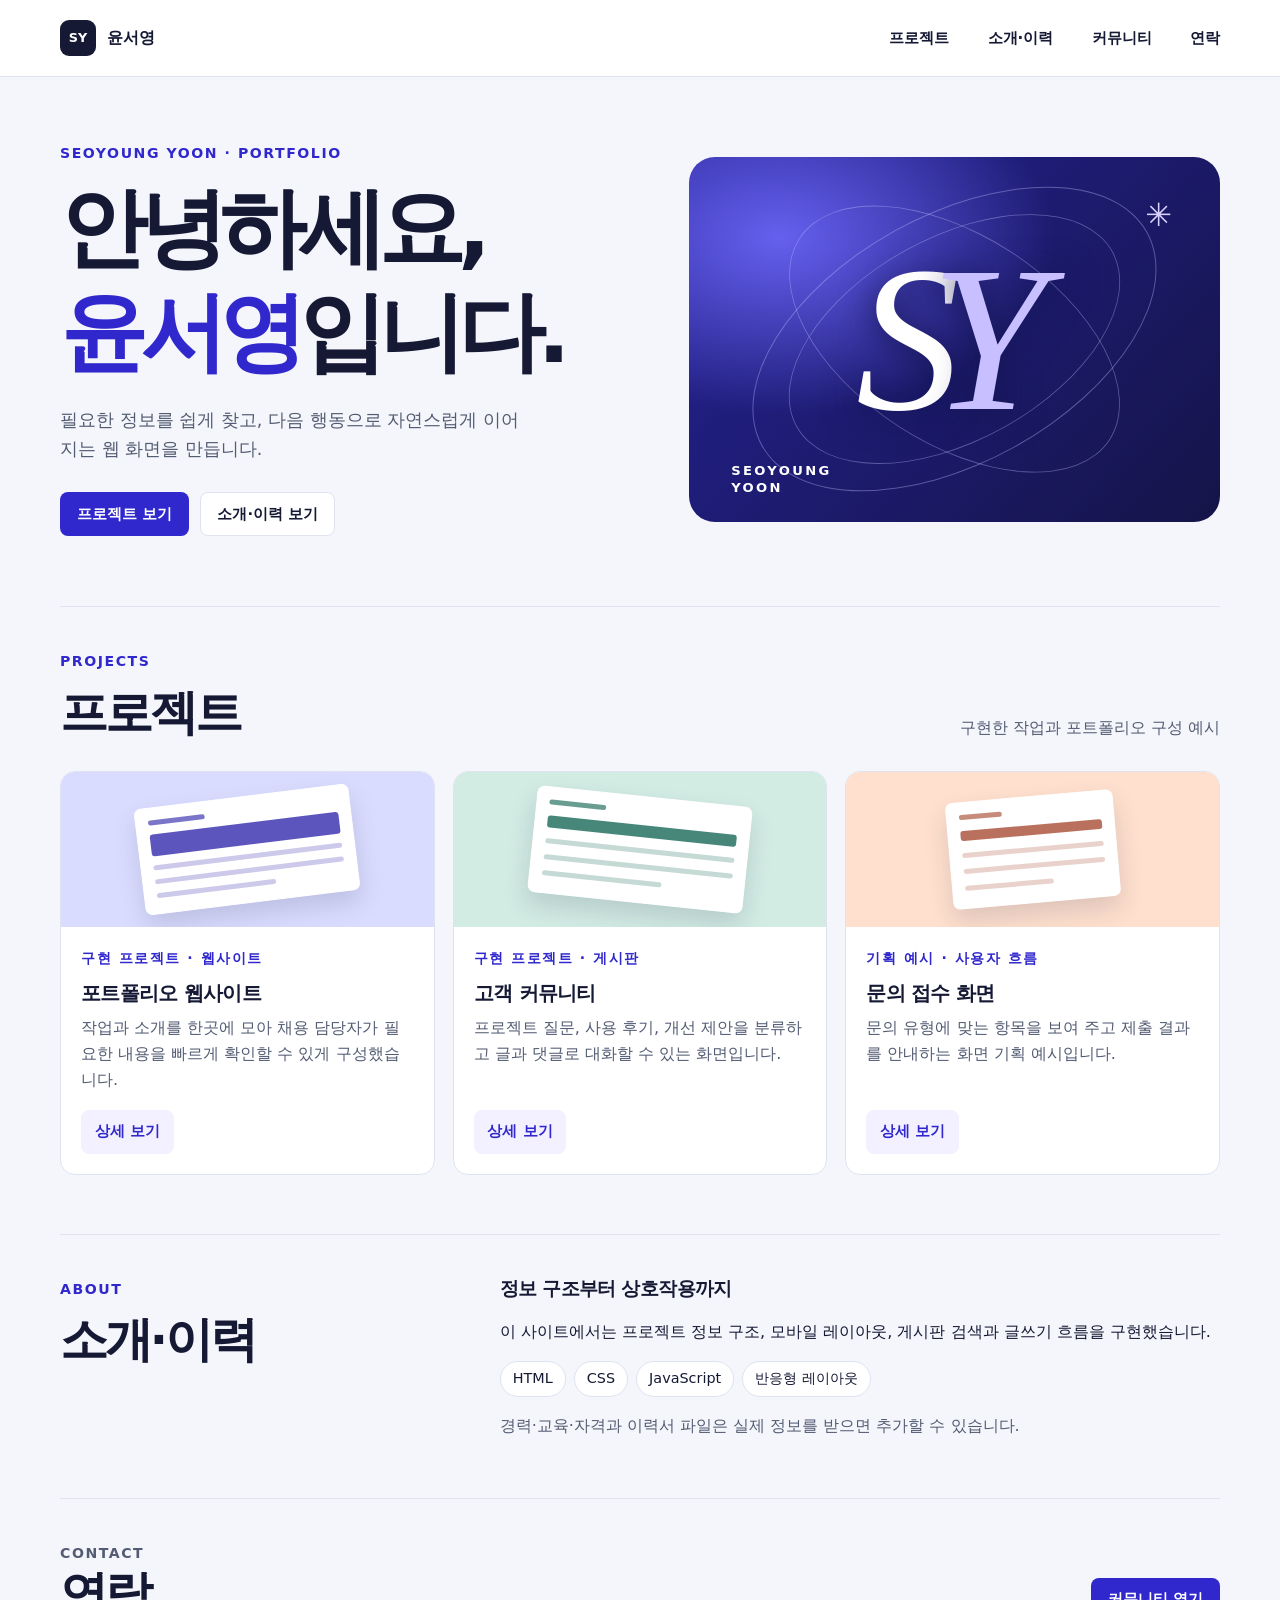
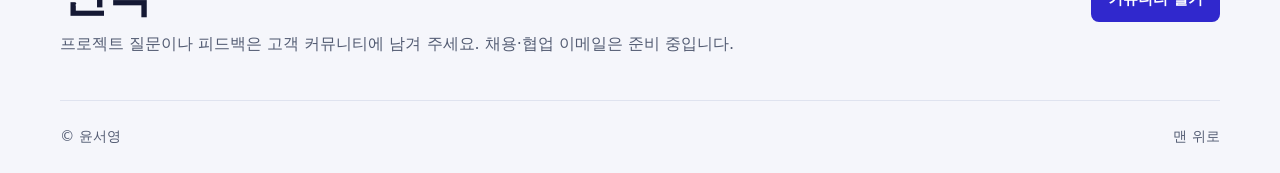
<file: index.html>
<!doctype html>
<html lang="ko">
<head>
  <meta charset="utf-8">
  <meta name="viewport" content="width=device-width, initial-scale=1">
  <meta name="description" content="윤서영의 취업용 포트폴리오와 프로젝트 커뮤니티">
  <title>윤서영 | 포트폴리오</title>
  <link rel="stylesheet" href="./style.css">
  <script src="./portfolio.js" defer></script>
</head>
<body>
  <a class="skip" href="#main">본문 바로가기</a>
  <header class="top"><div class="wrap bar">
    <a class="brand" href="./index.html"><span class="mark" aria-hidden="true">SY</span> 윤서영</a>
    <nav aria-label="주 메뉴"><a href="#projects">프로젝트</a><a href="#about">소개·이력</a><a href="./community.html">커뮤니티</a><a href="#contact">연락</a></nav>
  </div></header>
  <main id="main" class="wrap">
    <section class="hero">
      <div class="hero-copy"><p class="eyebrow">SEOYOUNG YOON · PORTFOLIO</p>
        <h1>안녕하세요,<br><em>윤서영</em>입니다.</h1>
        <p class="intro">필요한 정보를 쉽게 찾고, 다음 행동으로 자연스럽게 이어지는 웹 화면을 만듭니다.</p>
        <div class="actions"><a class="button primary" href="#projects">프로젝트 보기</a><a class="button secondary" href="#about">소개·이력 보기</a></div>
      </div>
      <div class="hero-art" aria-hidden="true"><div class="orbit orbit-a"></div><div class="orbit orbit-b"></div><div class="orbit orbit-c"></div><span class="spark">✳</span><span class="art-type">S<span>Y</span></span><span class="art-caption">SEOYOUNG<br>YOON</span></div>
    </section>
    <section id="projects" class="section">
      <div class="section-head"><div><p class="eyebrow">PROJECTS</p><h2>프로젝트</h2></div><p>구현한 작업과 포트폴리오 구성 예시</p></div>
      <div class="project-grid">
        <article class="card"><div class="cover cover-blue" aria-hidden="true"><div class="mock mock-site"><i></i><b></b><span></span><span></span><span></span></div></div><div class="card-body"><p class="tag">구현 프로젝트 · 웹사이트</p><h3>포트폴리오 웹사이트</h3><p>작업과 소개를 한곳에 모아 채용 담당자가 필요한 내용을 빠르게 확인할 수 있게 구성했습니다.</p><button class="text-button" data-project="portfolio">상세 보기</button></div></article>
        <article class="card"><div class="cover cover-mint" aria-hidden="true"><div class="mock mock-board"><i></i><b></b><span></span><span></span><span></span></div></div><div class="card-body"><p class="tag">구현 프로젝트 · 게시판</p><h3>고객 커뮤니티</h3><p>프로젝트 질문, 사용 후기, 개선 제안을 분류하고 글과 댓글로 대화할 수 있는 화면입니다.</p><button class="text-button" data-project="community">상세 보기</button></div></article>
        <article class="card"><div class="cover cover-peach" aria-hidden="true"><div class="mock mock-form"><i></i><b></b><span></span><span></span><span></span></div></div><div class="card-body"><p class="tag">기획 예시 · 사용자 흐름</p><h3>문의 접수 화면</h3><p>문의 유형에 맞는 항목을 보여 주고 제출 결과를 안내하는 화면 기획 예시입니다.</p><button class="text-button" data-project="inquiry">상세 보기</button></div></article>
      </div>
    </section>
    <section id="about" class="section about"><div><p class="eyebrow">ABOUT</p><h2>소개·이력</h2></div><div><h3>정보 구조부터 상호작용까지</h3><p>이 사이트에서는 프로젝트 정보 구조, 모바일 레이아웃, 게시판 검색과 글쓰기 흐름을 구현했습니다.</p><ul class="pills"><li>HTML</li><li>CSS</li><li>JavaScript</li><li>반응형 레이아웃</li></ul><p class="muted">경력·교육·자격과 이력서 파일은 실제 정보를 받으면 추가할 수 있습니다.</p></div></section>
    <section id="contact" class="section contact"><div><p class="eyebrow">CONTACT</p><h2>연락</h2><p>프로젝트 질문이나 피드백은 고객 커뮤니티에 남겨 주세요. 채용·협업 이메일은 준비 중입니다.</p></div><a class="button primary" href="./community.html">커뮤니티 열기</a></section>
  </main>
  <footer class="wrap footer"><span>© 윤서영</span><a href="#main">맨 위로</a></footer>
  <dialog id="project-dialog" aria-labelledby="project-title"><form method="dialog"><button class="button secondary close">닫기</button></form><div id="project-content"></div></dialog>
</body>
</html>
</file>
<file: style.css>
:root{color-scheme:light;--ink:#151934;--muted:#535c73;--blue:#3028cd;--line:#dfe3ef;--paper:#f5f6fb;--white:#fff;font-family:"Pretendard","Malgun Gothic",system-ui,sans-serif}
*,*::before,*::after{box-sizing:border-box}
body{margin:0;background:var(--paper);color:var(--ink);line-height:1.65}
a{color:inherit;text-decoration:none}
button,input,textarea,select{font:inherit}
button{cursor:pointer}
:focus-visible{outline:3px solid #7168ff;outline-offset:3px}
.wrap{width:min(1160px,calc(100% - 64px));margin-inline:auto}
.skip{position:absolute;top:.5rem;left:-999rem;background:white;padding:.6rem 1rem;z-index:10}
.skip:focus{left:.5rem}
.top{background:var(--white);border-bottom:1px solid var(--line)}
.bar,.brand,nav,.actions,.section-head,.contact,.footer,.board-tools,.dialog-heading{display:flex;align-items:center}
.bar,.section-head,.contact,.footer,.board-tools,.dialog-heading{justify-content:space-between;gap:1rem}
.bar{min-height:76px}
.brand{gap:.7rem;font-weight:800;white-space:nowrap}
.mark{display:grid;place-items:center;background:var(--ink);color:white;width:36px;height:36px;border-radius:9px;font-size:.8rem}
nav{gap:clamp(.7rem,3vw,2.4rem);font-size:.94rem;font-weight:700;flex-wrap:wrap}
nav a:hover,nav a[aria-current]{color:var(--blue)}
.hero{display:grid;grid-template-columns:1fr .92fr;align-items:center;gap:4vw;padding:65px 0 70px}
.eyebrow,.tag{margin:0 0 .65rem;color:var(--blue);font-size:.88rem;font-weight:850;letter-spacing:.11em}
h1,h2,h3,p{margin-top:0}
h1,h2,h3{line-height:1.2}
h1{font-size:clamp(2.75rem,6.8vw,5.5rem);letter-spacing:-.085em;margin-bottom:1.35rem}
h1 em{color:var(--blue);font-style:normal}
h2{font-size:clamp(2rem,4vw,3rem);letter-spacing:-.065em;margin-bottom:.5rem}
h3{letter-spacing:-.035em}
.intro,.section-head>p,.contact p,.board-intro>p:last-child{color:var(--muted)}
.intro{max-width:29rem;font-size:1.1rem;margin-bottom:1.75rem}
.actions{gap:.7rem;flex-wrap:wrap}
.button,.text-button{display:inline-flex;align-items:center;justify-content:center;padding:.66rem 1rem;border:1px solid transparent;border-radius:8px;font-weight:750;font-size:.93rem;line-height:1.4;min-height:44px}
.primary{background:var(--blue);color:white}
.primary:hover{background:#241ba5}
.secondary{background:white;border-color:var(--line);color:var(--ink)}
.secondary:hover,.text-button:hover{border-color:var(--blue)}
.hero-art{isolation:isolate;position:relative;overflow:hidden;min-height:365px;border-radius:26px;background:radial-gradient(ellipse at 17% 22%,#6660ef,transparent 44%),linear-gradient(133deg,#242294,#151448);color:#fff;display:grid;place-items:center}
.orbit{position:absolute;width:83%;height:68%;border:1px solid #c6c2ff60;border-radius:50%;transform:rotate(-29deg)}
.orbit-b{transform:rotate(-29deg) scale(.82)}
.orbit-c{transform:rotate(33deg) scale(.84)}
.spark{position:absolute;right:9%;top:9%;color:#d9d2ff;font-size:2rem}
.art-type{position:relative;font-family:Georgia,serif;font-style:italic;font-size:clamp(7rem,17vw,13rem);letter-spacing:-.14em;line-height:1;padding-right:.17em;text-shadow:0 4px 35px #141451}
.art-type span{color:#c7bfff}
.art-caption{position:absolute;left:8%;bottom:7%;font-size:.82rem;font-weight:800;letter-spacing:.18em;line-height:1.3}
.section{padding:43px 0;border-top:1px solid var(--line);scroll-margin-top:1rem}
.section-head{align-items:end;margin-bottom:22px}
.section-head p:last-child{margin-bottom:.5rem;text-align:right}
.project-grid{display:grid;grid-template-columns:repeat(3,minmax(0,1fr));gap:18px}
.card{background:white;border:1px solid var(--line);border-radius:15px;overflow:hidden;display:flex;flex-direction:column}
.cover{height:155px;display:grid;place-items:center;overflow:hidden}
.cover-blue{background:#dadcff;color:#342bad}
.cover-mint{background:#d2ebe3;color:#196958}
.cover-peach{background:#ffe0ce;color:#a84d35}
.mock{width:58%;height:69%;background:#fff;border:1px solid #ffffff;border-radius:7px;padding:12px;box-shadow:0 12px 25px #23274b27;transform:rotate(-7deg);display:grid;gap:6px}
.mock i,.mock b,.mock span{display:block;background:currentColor;border-radius:3px}
.mock i{height:5px;width:30%;opacity:.65}
.mock b{height:22px;opacity:.8}
.mock span{height:5px;opacity:.25}
.mock span:last-child{width:63%}
.mock-board{transform:rotate(6deg)}
.mock-board b{height:12px}
.mock-form{width:45%;transform:rotate(-5deg)}
.mock-form b{height:10px}
.card-body{padding:20px;flex:1;display:flex;flex-direction:column;align-items:flex-start}
.card h3{font-size:1.25rem;margin-bottom:.6rem}
.card-body>p:not(.tag){color:var(--muted)}
.text-button{color:var(--blue);background:#f3f1ff;margin-top:auto;padding-inline:.8rem}
.about{display:grid;grid-template-columns:1fr 1.7fr;gap:1rem;margin-top:1rem}
.pills{display:flex;flex-wrap:wrap;gap:.5rem;list-style:none;padding:0}
.pills li{border:1px solid var(--line);background:white;border-radius:30px;padding:.3rem .75rem;font-size:.9rem}
.muted{color:var(--muted)}
.contact p{margin-bottom:0}
.contact .button{flex-shrink:0}
.footer{border-top:1px solid var(--line);padding:24px 0;color:var(--muted);font-size:.9rem}
.board-intro{padding:57px 0 24px}
.board-intro h1{font-size:clamp(2.5rem,6vw,4.4rem);margin-bottom:.8rem}
.board{background:white;border:1px solid var(--line);border-radius:18px;padding:clamp(16px,4vw,34px);margin-bottom:52px}
.notice{display:flex;gap:1rem;background:#f2f0ff;padding:14px 16px;border-radius:9px;margin-bottom:22px}
.notice strong{color:var(--blue);white-space:nowrap}
.board-tools{flex-wrap:wrap;margin-bottom:15px}
.filters{display:flex;flex-wrap:wrap;gap:.45rem}
.filters button{border:1px solid var(--line);background:white;border-radius:30px;padding:.44rem .8rem;color:var(--ink);font-size:.9rem;min-height:40px}
.filters button[aria-pressed=true]{background:var(--ink);color:white;border-color:var(--ink)}
.search,.entry-form label{display:grid;gap:5px;font-weight:700;font-size:.93rem}
.search{max-width:350px}
input,textarea,select{width:100%;background:white;color:var(--ink);border:1px solid #b9c0d2;border-radius:7px;padding:.56rem .7rem}
textarea{resize:vertical}
select{appearance:none;padding-right:2rem;background-image:linear-gradient(45deg,transparent 50%,#535c73 50%),linear-gradient(135deg,#535c73 50%,transparent 50%);background-position:calc(100% - 16px) 52%,calc(100% - 11px) 52%;background-size:5px 5px;background-repeat:no-repeat}
#board-status{margin:1rem 0 .45rem}
.post-list{border-top:1px solid var(--line)}
.post-row{display:grid;width:100%;grid-template-columns:8rem 1fr auto;gap:10px;text-align:left;align-items:center;background:white;border:0;border-bottom:1px solid var(--line);padding:14px 8px;color:var(--ink)}
.post-row:hover{background:#f6f5ff}
.post-row strong{overflow-wrap:anywhere}
.post-row .tag{margin:0;letter-spacing:0}
.post-row small{color:var(--muted)}
dialog{width:min(630px,calc(100% - 32px));max-height:90vh;border:1px solid var(--line);border-radius:16px;padding:clamp(18px,4vw,30px);color:var(--ink);box-shadow:0 18px 60px #12183440}
dialog::backdrop{background:#15193499}
dialog h2{font-size:clamp(1.65rem,5vw,2.3rem);overflow-wrap:anywhere}
.dialog-heading{align-items:start;margin-bottom:1rem}
.dialog-heading h2,.dialog-heading p{margin:0}
.close{float:right;margin:0 0 1rem 1rem}
.entry-form{display:grid;gap:.85rem}
.entry-form .button{justify-self:start}
.entry-form p{margin:0}
.form-status:empty{display:none}
.post-body,.comment-body{white-space:pre-wrap;overflow-wrap:anywhere}
.comment{border-bottom:1px solid var(--line);padding:8px 0;margin-bottom:10px}
.comment p{margin-bottom:0}
#comment-form{margin-top:1rem}
@media(max-width:840px){.hero{gap:24px;padding-block:42px}.hero-art{min-height:290px}}
@media(max-width:650px){.wrap{width:calc(100% - 32px)}.bar{align-items:flex-start;flex-direction:column;padding-block:13px;gap:.65rem}.hero,.project-grid,.about{grid-template-columns:1fr}.hero{padding-block:34px}.hero-art{min-height:241px}.section-head,.contact{align-items:flex-start;flex-direction:column}.section-head p:last-child{text-align:left}.post-row{grid-template-columns:1fr}.notice{flex-direction:column;gap:.2rem}}
@media(prefers-reduced-motion:no-preference){html{scroll-behavior:smooth}}

@media (max-width: 650px) {
  .bar { gap: 4px; padding-block: 8px 0; }
  .brand { min-height: 44px; }
  nav { display: grid; grid-template-columns: repeat(4, 1fr); gap: 0; width: 100%; }
  nav a { display: grid; place-items: center; min-height: 46px; font-size: .9rem; }
  nav a[aria-current] { border-bottom: 3px solid var(--blue); }
  .hero { gap: 20px; padding-block: 28px; }
  .hero-art { min-height: 0; aspect-ratio: 2.15; }
  .intro { margin-bottom: 1rem; }
  .actions { display: grid; grid-template-columns: repeat(2, minmax(0, 1fr)); }
  .section { padding-block: 30px; }
  .board-intro { padding: 24px 0 10px; }
  .board-intro h1 { font-size: 2.25rem; }
  .board-intro > p:last-child { margin-bottom: .6rem; }
  .board { padding: 16px 12px; margin-bottom: 30px; }
  .notice { padding: 10px 12px; margin-bottom: 14px; }
  .board-tools { display: grid; gap: 10px; }
  .filters { display: grid; grid-template-columns: repeat(2, minmax(0, 1fr)); gap: 6px; }
  .filters button { min-height: 44px; }
  .board-tools, .search { width: 100%; max-width: none; }
  .board-tools { grid-template-columns: minmax(0, 1fr); }
  .board input, .entry-form :is(input, select, textarea) { font-size: 1rem; min-height: 44px; }
  dialog { width: calc(100% - 16px); max-height: calc(100dvh - 16px); padding: 18px; overscroll-behavior: contain; }
  .entry-form > .primary { width: 100%; }
  .post-row { gap: 3px; padding-block: 12px; }
  .footer a { display: grid; align-items: center; min-height: 44px; }
}
</file>
